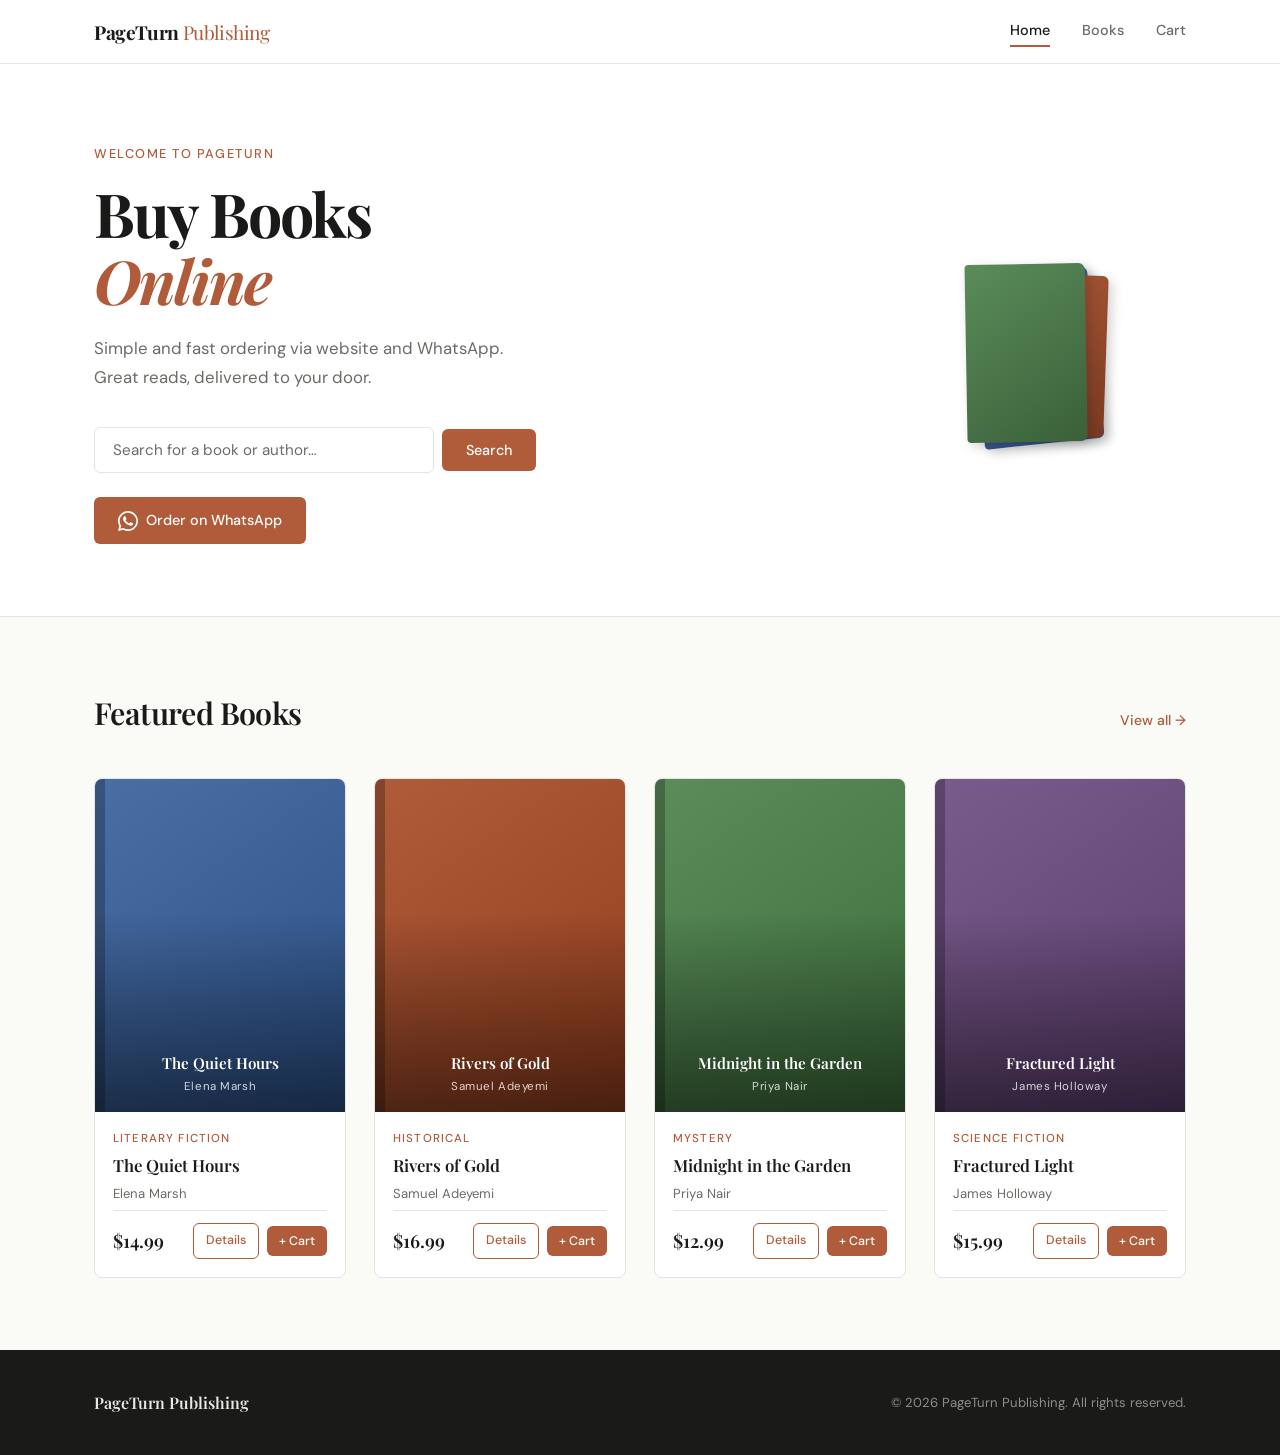
<file: index.html>
<!DOCTYPE html>
<html lang="en">
<head>
  <meta charset="UTF-8" />
  <meta name="viewport" content="width=device-width, initial-scale=1.0" />
  <title>PageTurn Publishing</title>
  <link rel="stylesheet" href="style.css" />
  <link rel="preconnect" href="https://fonts.googleapis.com" />
  <link rel="preconnect" href="https://fonts.gstatic.com" crossorigin />
  <link href="https://fonts.googleapis.com/css2?family=Playfair+Display:wght@400;600;700&family=DM+Sans:wght@300;400;500&display=swap" rel="stylesheet" />
</head>
<body>

  <!-- ============ HEADER ============ -->
  <header class="site-header">
    <div class="container header-inner">
      <a href="index.html" class="logo">PageTurn <span>Publishing</span></a>
      <nav class="nav">
        <a href="index.html" class="nav-link active">Home</a>
        <a href="books.html" class="nav-link">Books</a>
        <a href="cart.html" class="nav-link cart-nav-link">
          Cart <span class="cart-badge" id="cartBadge" style="display:none">0</span>
        </a>
        <!-- Mobile-only cart icon (desktop nav hides it via CSS) -->
        <a href="cart.html" class="nav-link nav-cart-mobile" aria-label="Cart">
          <svg width="22" height="22" viewBox="0 0 24 24" fill="none" stroke="currentColor" stroke-width="1.8" stroke-linecap="round" stroke-linejoin="round">
            <circle cx="9" cy="21" r="1"/><circle cx="20" cy="21" r="1"/>
            <path d="M1 1h4l2.68 13.39a2 2 0 0 0 2 1.61h9.72a2 2 0 0 0 2-1.61L23 6H6"/>
          </svg>
          <span class="cart-badge" id="cartBadgeMobile" style="display:none">0</span>
        </a>
      </nav>
      <!-- Mobile hamburger -->
      <button class="hamburger" id="hamburger" aria-label="Toggle menu">&#9776;</button>
    </div>
    <!-- Mobile nav drawer -->
    <div class="mobile-nav" id="mobileNav">
      <a href="index.html" class="nav-link">Home</a>
      <a href="books.html" class="nav-link">Books</a>
      <!-- <a href="cart.html" class="nav-link">Cart</a> -->
    </div>
  </header>

  <!-- ============ HERO ============ -->
  <section class="hero">
    <div class="container hero-inner">
      <div class="hero-text">
        <p class="hero-eyebrow">Welcome to PageTurn</p>
        <h1 class="hero-heading">Buy Books<br /><em>Online</em></h1>
        <p class="hero-sub">Simple and fast ordering via website and WhatsApp.<br />Great reads, delivered to your door.</p>

        <!-- Homepage search — redirects to books.html?q=... -->
        <div class="hero-search-wrap">
          <input
            type="search"
            id="heroSearch"
            class="hero-search-input"
            placeholder="Search for a book or author…"
            autocomplete="off"
            aria-label="Search books"
          />
          <button class="hero-search-btn btn btn-primary" onclick="document.getElementById('heroSearch').dispatchEvent(new KeyboardEvent('keydown',{key:'Enter',bubbles:true}))">Search</button>
        </div>

        <a href="https://wa.me/1234567890?text=Hi%2C%20I%20want%20to%20browse%20your%20books!" 
           target="_blank" class="btn btn-primary">
          <svg width="20" height="20" viewBox="0 0 24 24" fill="currentColor"><path d="M17.472 14.382c-.297-.149-1.758-.867-2.03-.967-.273-.099-.471-.148-.67.15-.197.297-.767.966-.94 1.164-.173.199-.347.223-.644.075-.297-.15-1.255-.463-2.39-1.475-.883-.788-1.48-1.761-1.653-2.059-.173-.297-.018-.458.13-.606.134-.133.298-.347.446-.52.149-.174.198-.298.298-.497.099-.198.05-.371-.025-.52-.075-.149-.669-1.612-.916-2.207-.242-.579-.487-.5-.669-.51-.173-.008-.371-.01-.57-.01-.198 0-.52.074-.792.372-.272.297-1.04 1.016-1.04 2.479 0 1.462 1.065 2.875 1.213 3.074.149.198 2.096 3.2 5.077 4.487.709.306 1.262.489 1.694.625.712.227 1.36.195 1.871.118.571-.085 1.758-.719 2.006-1.413.248-.694.248-1.289.173-1.413-.074-.124-.272-.198-.57-.347z"/><path d="M12 0C5.373 0 0 5.373 0 12c0 2.123.556 4.117 1.528 5.844L.057 23.886l6.198-1.444A11.945 11.945 0 0012 24c6.627 0 12-5.373 12-12S18.627 0 12 0zm0 22c-1.847 0-3.577-.485-5.083-1.333l-.364-.216-3.678.856.896-3.565-.237-.38A9.956 9.956 0 012 12C2 6.477 6.477 2 12 2s10 4.477 10 10-4.477 10-10 10z"/></svg>
          Order on WhatsApp
        </a>
      </div>
      <div class="hero-visual">
        <div class="hero-book-stack">
          <div class="stack-book b1"></div>
          <div class="stack-book b2"></div>
          <div class="stack-book b3"></div>
        </div>
      </div>
    </div>
  </section>

  <!-- ============ FEATURED BOOKS ============ -->
  <section class="section featured-books">
    <div class="container">
      <div class="section-header">
        <h2 class="section-title">Featured Books</h2>
        <a href="books.html" class="section-link">View all →</a>
      </div>
      <div class="books-grid" id="featuredGrid">
        <!-- Cards injected by JS -->
      </div>
    </div>
  </section>

  <!-- ============ FOOTER ============ -->
  <footer class="site-footer">
    <div class="container footer-inner">
      <p class="footer-logo">PageTurn Publishing</p>
      <p class="footer-copy">&copy; 2026 PageTurn Publishing. All rights reserved.</p>
    </div>
  </footer>

  <script src="app.js"></script>
  <script>
    // Wire homepage search (redirect approach)
    setupHomepageSearch('heroSearch');

    // Render featured books (first 4) after fetch
    fetchBooks().then(allBooks => {
      renderBooks('featuredGrid', allBooks.slice(0, 4));
    });
  </script>
</body>
</html>
</file>
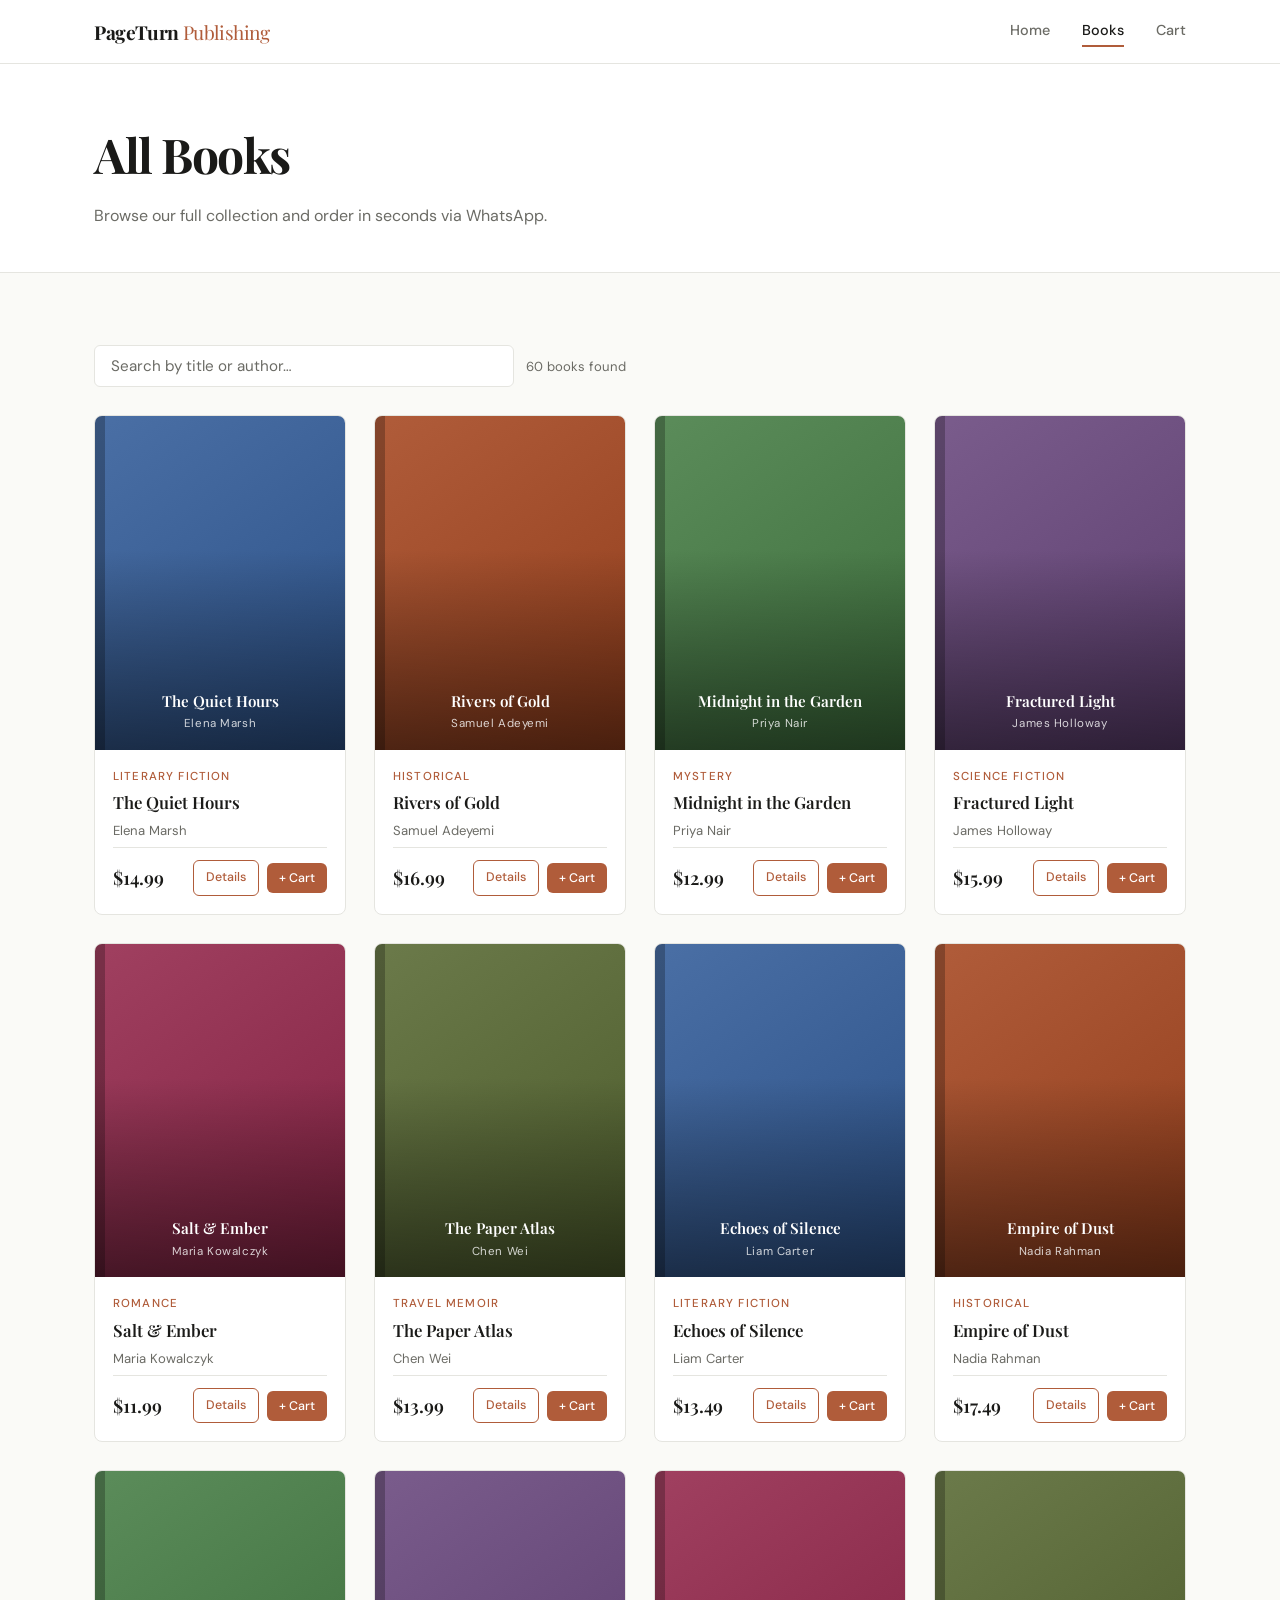
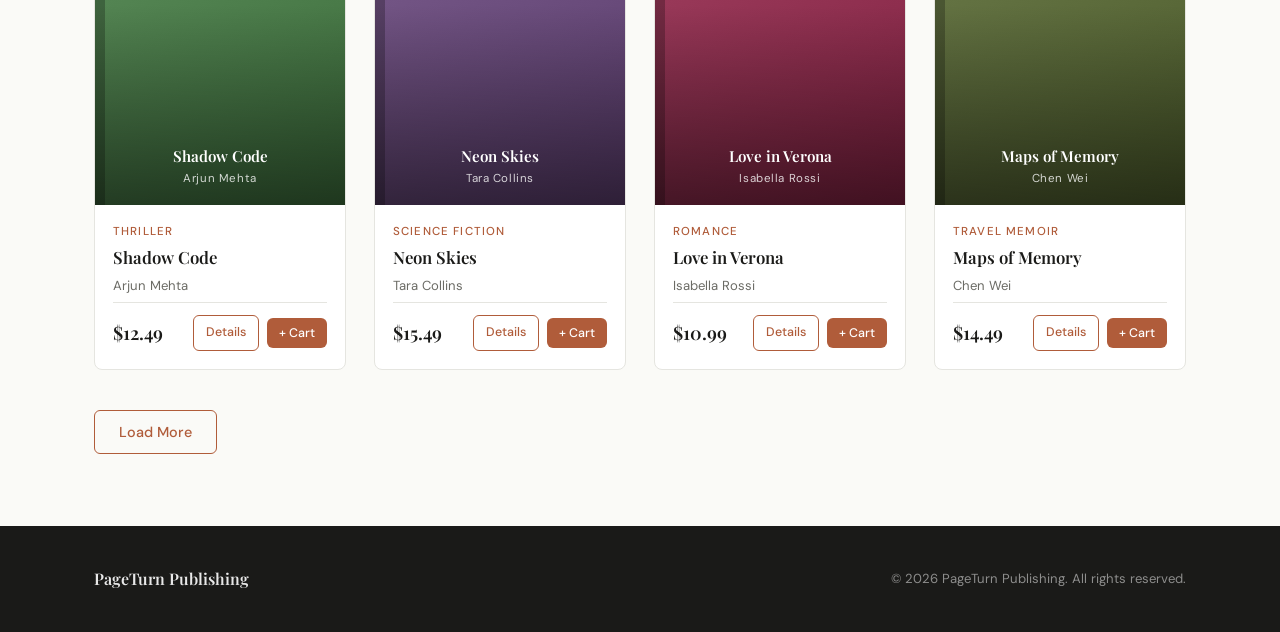
<file: books.html>
<!DOCTYPE html>
<html lang="en">
<head>
  <meta charset="UTF-8" />
  <meta name="viewport" content="width=device-width, initial-scale=1.0" />
  <title>All Books — PageTurn Publishing</title>
  <link rel="stylesheet" href="style.css" />
  <link rel="preconnect" href="https://fonts.googleapis.com" />
  <link rel="preconnect" href="https://fonts.gstatic.com" crossorigin />
  <link href="https://fonts.googleapis.com/css2?family=Playfair+Display:wght@400;600;700&family=DM+Sans:wght@300;400;500&display=swap" rel="stylesheet" />
</head>
<body>

  <!-- ============ HEADER ============ -->
  <header class="site-header">
    <div class="container header-inner">
      <a href="index.html" class="logo">PageTurn <span>Publishing</span></a>
      <nav class="nav">
        <a href="index.html" class="nav-link">Home</a>
        <a href="books.html" class="nav-link active">Books</a>
        <a href="cart.html" class="nav-link cart-nav-link">
          Cart <span class="cart-badge" id="cartBadge" style="display:none">0</span>
        </a>
        <a href="cart.html" class="nav-link nav-cart-mobile" aria-label="Cart">
          <svg width="22" height="22" viewBox="0 0 24 24" fill="none" stroke="currentColor" stroke-width="1.8" stroke-linecap="round" stroke-linejoin="round">
            <circle cx="9" cy="21" r="1"/><circle cx="20" cy="21" r="1"/>
            <path d="M1 1h4l2.68 13.39a2 2 0 0 0 2 1.61h9.72a2 2 0 0 0 2-1.61L23 6H6"/>
          </svg>
          <span class="cart-badge" id="cartBadgeMobile" style="display:none">0</span>
        </a>
      </nav>
      <button class="hamburger" id="hamburger" aria-label="Toggle menu">&#9776;</button>
    </div>
    <div class="mobile-nav" id="mobileNav">
      <a href="index.html" class="nav-link">Home</a>
      <a href="books.html" class="nav-link">Books</a>
      <!-- <a href="cart.html" class="nav-link">Cart</a> -->
    </div>
  </header>

  <!-- ============ PAGE HERO ============ -->
  <section class="page-hero">
    <div class="container">
      <h1 class="page-title">All Books</h1>
      <p class="page-subtitle">Browse our full collection and order in seconds via WhatsApp.</p>
    </div>
  </section>

  <!-- ============ BOOKS GRID ============ -->
  <section class="section">
    <div class="container">

      <!-- Search -->
      <div class="books-search-wrap">
        <input
          type="search"
          id="bookSearch"
          class="books-search-input"
          placeholder="Search by title or author…"
          autocomplete="off"
        />
        <span class="books-result-count" id="booksResultCount"></span>
      </div>

      <!-- Grid -->
      <div class="books-grid" id="allBooksGrid"></div>

      <!-- Empty state -->
      <p class="books-empty-msg" id="booksEmptyMsg" style="display:none">
        No books found. Try a different search.
      </p>

      <!-- Load More -->
      <div class="load-more-wrap">
        <button class="btn btn-outline" id="loadMoreBtn" style="display:none">
          Load More
        </button>
      </div>

    </div>
  </section>

  <!-- ============ FOOTER ============ -->
  <footer class="site-footer">
    <div class="container footer-inner">
      <p class="footer-logo">PageTurn Publishing</p>
      <p class="footer-copy">&copy; 2026 PageTurn Publishing. All rights reserved.</p>
    </div>
  </footer>

  <script src="app.js"></script>
  <script>
    setupBooksPage('bookSearch', 'allBooksGrid', 'loadMoreBtn', 'booksEmptyMsg', 'booksResultCount');
  </script>
</body>
</html>
</file>
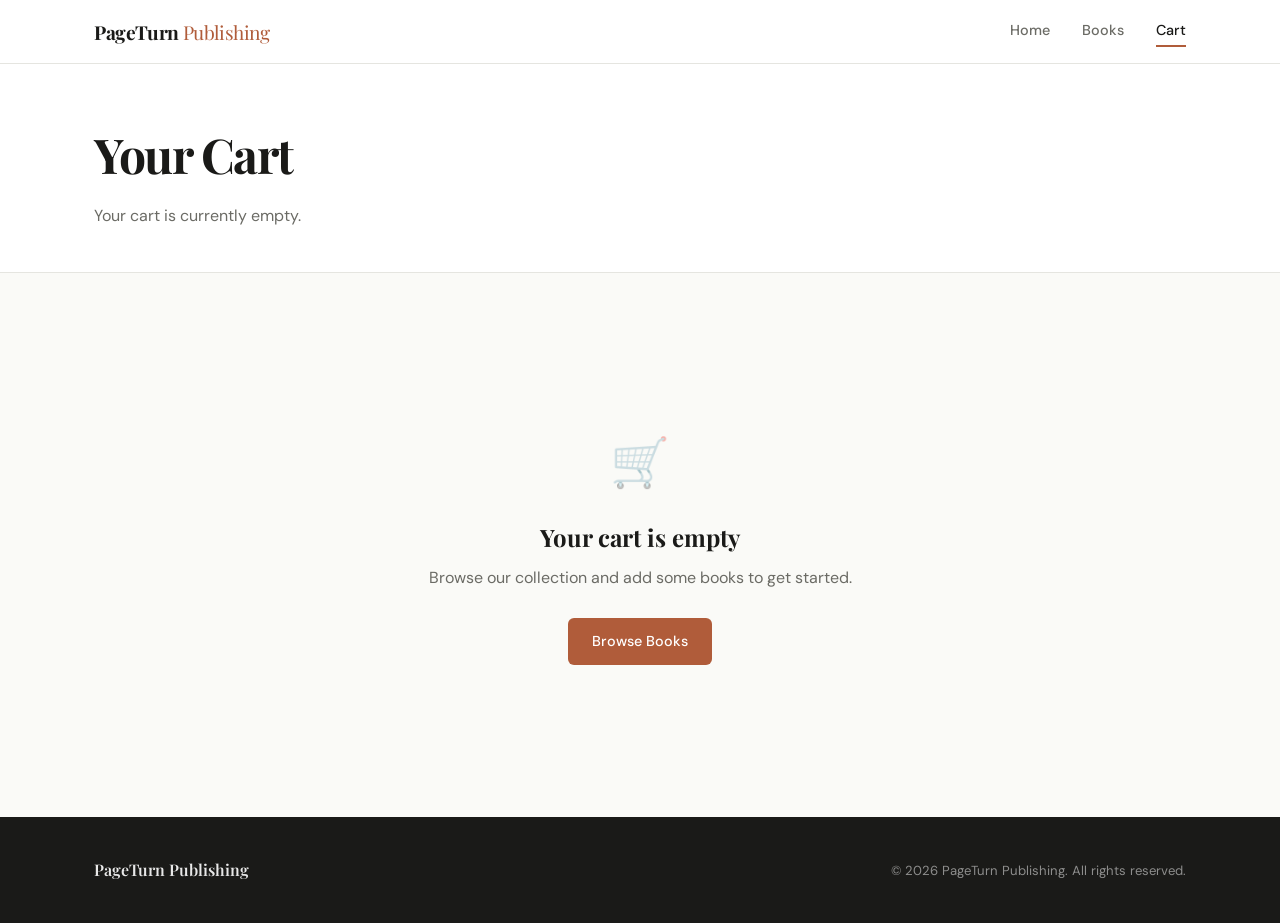
<file: cart.html>
<!DOCTYPE html>
<html lang="en">
<head>
  <meta charset="UTF-8" />
  <meta name="viewport" content="width=device-width, initial-scale=1.0" />
  <title>Your Cart — PageTurn Publishing</title>
  <link rel="stylesheet" href="style.css" />
  <link rel="preconnect" href="https://fonts.googleapis.com" />
  <link rel="preconnect" href="https://fonts.gstatic.com" crossorigin />
  <link href="https://fonts.googleapis.com/css2?family=Playfair+Display:wght@400;600;700&family=DM+Sans:wght@300;400;500&display=swap" rel="stylesheet" />
</head>
<body>

  <!-- ============ HEADER ============ -->
  <header class="site-header">
    <div class="container header-inner">
      <a href="index.html" class="logo">PageTurn <span>Publishing</span></a>
      <nav class="nav">
        <a href="index.html" class="nav-link">Home</a>
        <a href="books.html" class="nav-link">Books</a>
        <a href="cart.html" class="nav-link active cart-nav-link">
          Cart <span class="cart-badge" id="cartBadge" style="display:none">0</span>
        </a>
        <a href="cart.html" class="nav-link nav-cart-mobile active" aria-label="Cart">
          <svg width="22" height="22" viewBox="0 0 24 24" fill="none" stroke="currentColor" stroke-width="1.8" stroke-linecap="round" stroke-linejoin="round">
            <circle cx="9" cy="21" r="1"/><circle cx="20" cy="21" r="1"/>
            <path d="M1 1h4l2.68 13.39a2 2 0 0 0 2 1.61h9.72a2 2 0 0 0 2-1.61L23 6H6"/>
          </svg>
          <span class="cart-badge" id="cartBadgeMobile" style="display:none">0</span>
        </a>
      </nav>
      <button class="hamburger" id="hamburger" aria-label="Toggle menu">&#9776;</button>
    </div>
    <div class="mobile-nav" id="mobileNav">
      <a href="index.html" class="nav-link">Home</a>
      <a href="books.html" class="nav-link">Books</a>
      <!-- <a href="cart.html" class="nav-link">Cart</a> -->
    </div>
  </header>

  <!-- ============ PAGE HERO ============ -->
  <section class="page-hero">
    <div class="container">
      <h1 class="page-title">Your Cart</h1>
      <p class="page-subtitle" id="cartSubtitle">Review your selected books before ordering.</p>
    </div>
  </section>

  <!-- ============ CART CONTENT ============ -->
  <section class="section">
    <div class="container">
      <!-- Empty state (shown when cart is empty) -->
      <div class="cart-empty" id="cartEmpty" style="display:none">
        <div class="cart-empty-icon">🛒</div>
        <h2>Your cart is empty</h2>
        <p>Browse our collection and add some books to get started.</p>
        <a href="books.html" class="btn btn-primary">Browse Books</a>
      </div>

      <!-- Cart layout (shown when cart has items) -->
      <div class="cart-layout" id="cartLayout" style="display:none">

        <!-- Left: items list -->
        <div>
          <div class="cart-items" id="cartItemsList"></div>
          <div style="margin-top:20px">
            <a href="books.html" class="back-link">← Continue Shopping</a>
          </div>
        </div>

        <!-- Right: order summary -->
        <div class="cart-summary" id="cartSummary">
          <h2 class="cart-summary-title">Order Summary</h2>
          <div id="summaryRows"></div>
          <div class="summary-row total">
            <span>Grand Total</span>
            <span id="grandTotal">$0.00</span>
          </div>

          <!-- WhatsApp checkout button -->
          <button class="btn btn-primary btn-large" onclick="checkoutWhatsApp()">
            <svg width="20" height="20" viewBox="0 0 24 24" fill="currentColor">
              <path d="M17.472 14.382c-.297-.149-1.758-.867-2.03-.967-.273-.099-.471-.148-.67.15-.197.297-.767.966-.94 1.164-.173.199-.347.223-.644.075-.297-.15-1.255-.463-2.39-1.475-.883-.788-1.48-1.761-1.653-2.059-.173-.297-.018-.458.13-.606.134-.133.298-.347.446-.52.149-.174.198-.298.298-.497.099-.198.05-.371-.025-.52-.075-.149-.669-1.612-.916-2.207-.242-.579-.487-.5-.669-.51-.173-.008-.371-.01-.57-.01-.198 0-.52.074-.792.372-.272.297-1.04 1.016-1.04 2.479 0 1.462 1.065 2.875 1.213 3.074.149.198 2.096 3.2 5.077 4.487.709.306 1.262.489 1.694.625.712.227 1.36.195 1.871.118.571-.085 1.758-.719 2.006-1.413.248-.694.248-1.289.173-1.413-.074-.124-.272-.198-.57-.347z"/>
              <path d="M12 0C5.373 0 0 5.373 0 12c0 2.123.556 4.117 1.528 5.844L.057 23.886l6.198-1.444A11.945 11.945 0 0012 24c6.627 0 12-5.373 12-12S18.627 0 12 0zm0 22c-1.847 0-3.577-.485-5.083-1.333l-.364-.216-3.678.856.896-3.565-.237-.38A9.956 9.956 0 012 12C2 6.477 6.477 2 12 2s10 4.477 10 10-4.477 10-10 10z"/>
            </svg>
            Order on WhatsApp
          </button>

          <p style="font-size:0.78rem;color:var(--color-muted);margin-top:12px;text-align:center">
            A pre-filled message will open in WhatsApp.
          </p>
        </div>
      </div>
    </div>
  </section>

  <!-- ============ FOOTER ============ -->
  <footer class="site-footer">
    <div class="container footer-inner">
      <p class="footer-logo">PageTurn Publishing</p>
      <p class="footer-copy">&copy; 2026 PageTurn Publishing. All rights reserved.</p>
    </div>
  </footer>

  <script src="app.js"></script>
  <script>
    // ── Render the cart page ──
    function renderCart() {
      const cart = getCart();
      const emptyEl   = document.getElementById('cartEmpty');
      const layoutEl  = document.getElementById('cartLayout');
      const listEl    = document.getElementById('cartItemsList');
      const rowsEl    = document.getElementById('summaryRows');
      const totalEl   = document.getElementById('grandTotal');
      const subtitleEl = document.getElementById('cartSubtitle');

      if (cart.length === 0) {
        emptyEl.style.display  = 'block';
        layoutEl.style.display = 'none';
        subtitleEl.textContent = 'Your cart is currently empty.';
        return;
      }

      emptyEl.style.display  = 'none';
      layoutEl.style.display = 'grid';
      subtitleEl.textContent = `You have ${cart.reduce((s,i)=>s+i.qty,0)} item(s) in your cart.`;

      // Render item rows
      listEl.innerHTML = cart.map(item => `
        <div class="cart-item" id="item-${item.id}">
          <div class="cart-item-info">
            <div class="cart-item-title">${item.title}</div>
            <div class="cart-item-price-unit">$${item.price.toFixed(2)} each</div>
          </div>
          <div class="cart-item-subtotal">$${(item.price * item.qty).toFixed(2)}</div>
          <div class="qty-stepper">
            <button class="qty-btn" onclick="changeQty(${item.id}, -1)" aria-label="Decrease">−</button>
            <span class="qty-value">${item.qty}</span>
            <button class="qty-btn" onclick="changeQty(${item.id}, +1)" aria-label="Increase">+</button>
          </div>
          <button class="cart-item-remove" onclick="removeItem(${item.id})" aria-label="Remove item" title="Remove">✕</button>
        </div>
      `).join('');

      // Render summary rows
      const grandTotal = cart.reduce((sum, item) => sum + item.price * item.qty, 0);
      rowsEl.innerHTML = cart.map(item => `
        <div class="summary-row">
          <span>${item.title} × ${item.qty}</span>
          <span>$${(item.price * item.qty).toFixed(2)}</span>
        </div>
      `).join('');

      totalEl.textContent = '$' + grandTotal.toFixed(2);
      updateCartBadge();
    }

    // Qty change handler
    function changeQty(bookId, delta) {
      updateQty(bookId, delta);
      renderCart();
    }

    // Remove handler
    function removeItem(bookId) {
      removeFromCart(bookId);
      renderCart();
    }

    // ── WhatsApp checkout ──
    function checkoutWhatsApp() {
      const cart = getCart();
      if (cart.length === 0) return;

      // Build message lines
      const lines = cart.map((item, i) =>
        `${i + 1}. ${item.title} - ${item.qty} x $${item.price.toFixed(2)}`
      );
      const grandTotal = cart.reduce((sum, item) => sum + item.price * item.qty, 0);

      const message = [
        'I want to order:',
        '',
        ...lines,
        '',
        `Total: $${grandTotal.toFixed(2)}`,
        '',
        'Name:',
        'Address:',
        'Phone:',
      ].join('\n');

      // Open WhatsApp — replace 1234567890 with real number
      const url = `https://wa.me/1234567890?text=${encodeURIComponent(message)}`;
      window.open(url, '_blank');
    }

    // Initial render
    renderCart();
  </script>
</body>
</html>
</file>
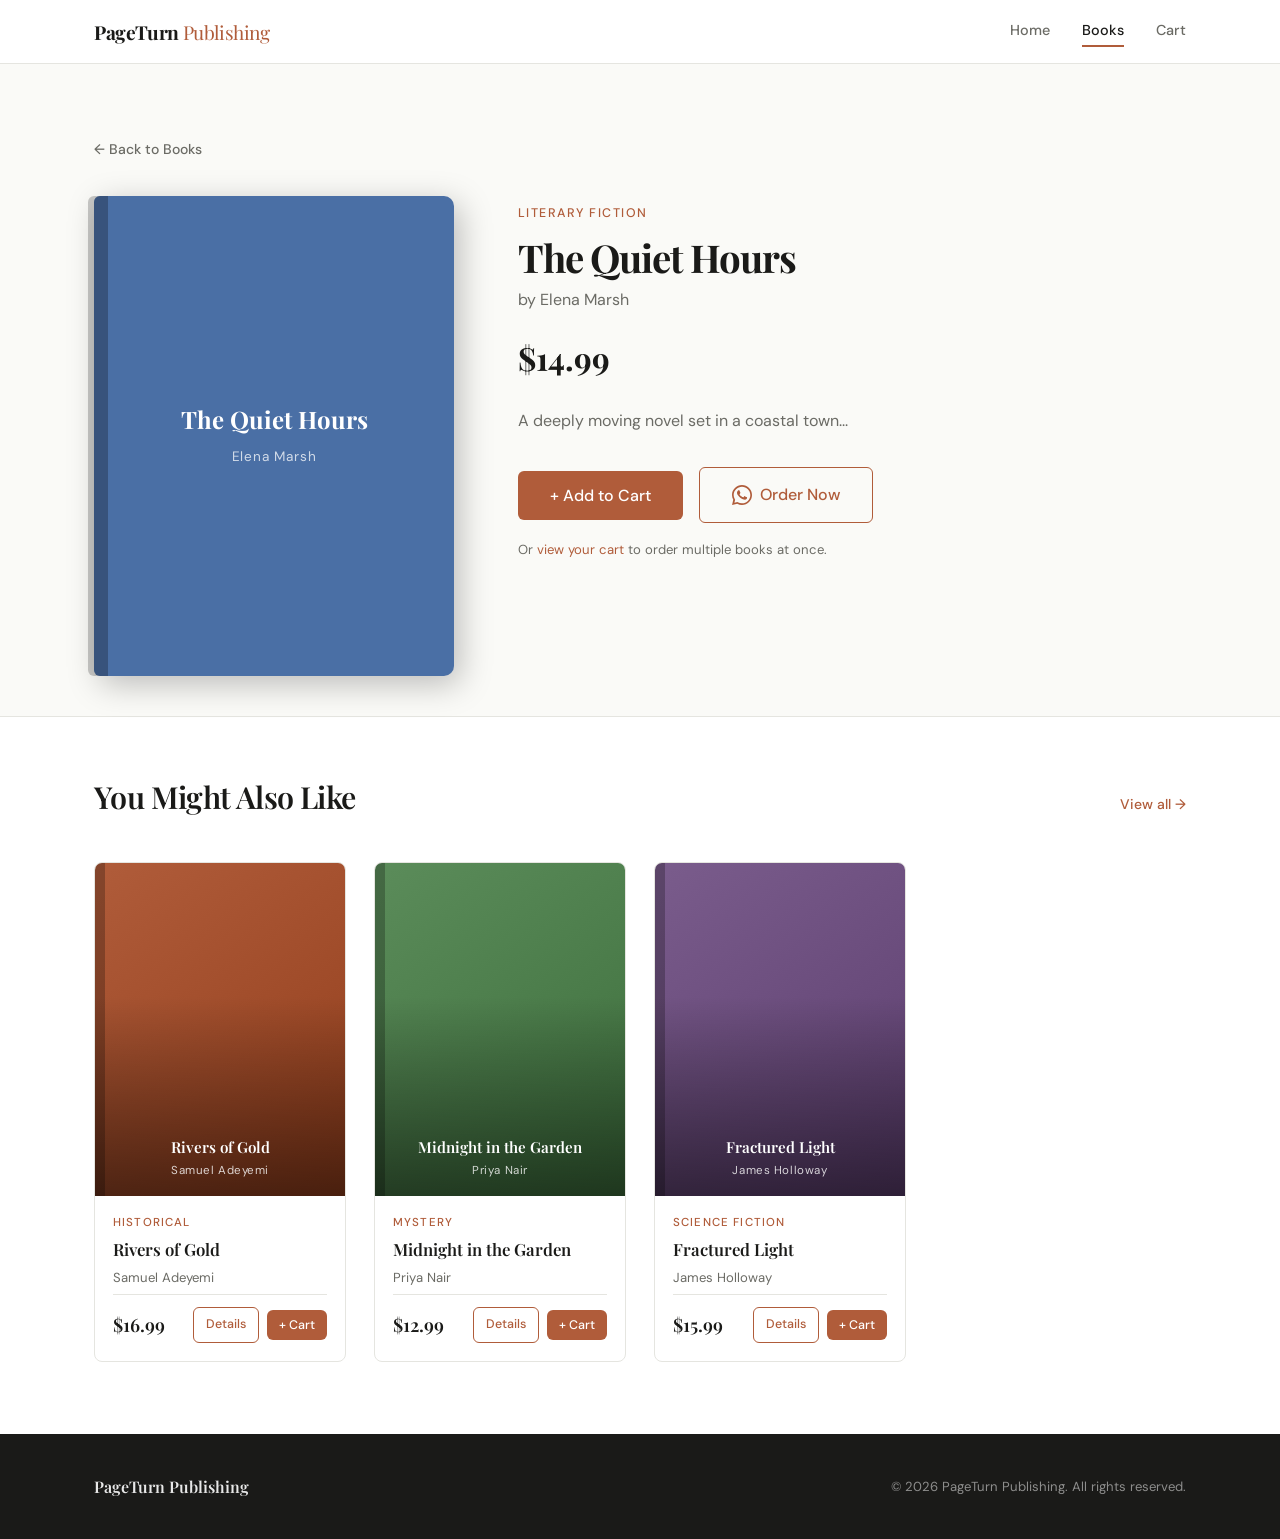
<file: product.html>
<!DOCTYPE html>
<html lang="en">
<head>
  <meta charset="UTF-8" />
  <meta name="viewport" content="width=device-width, initial-scale=1.0" />
  <title>Book Details — PageTurn Publishing</title>
  <link rel="stylesheet" href="style.css" />
  <link rel="preconnect" href="https://fonts.googleapis.com" />
  <link rel="preconnect" href="https://fonts.gstatic.com" crossorigin />
  <link href="https://fonts.googleapis.com/css2?family=Playfair+Display:wght@400;600;700&family=DM+Sans:wght@300;400;500&display=swap" rel="stylesheet" />
</head>
<body>

  <!-- ============ HEADER ============ -->
  <header class="site-header">
    <div class="container header-inner">
      <a href="index.html" class="logo">PageTurn <span>Publishing</span></a>
      <nav class="nav">
        <a href="index.html" class="nav-link">Home</a>
        <a href="books.html" class="nav-link active">Books</a>
        <a href="cart.html" class="nav-link cart-nav-link">
          Cart <span class="cart-badge" id="cartBadge" style="display:none">0</span>
        </a>
        <a href="cart.html" class="nav-link nav-cart-mobile" aria-label="Cart">
          <svg width="22" height="22" viewBox="0 0 24 24" fill="none" stroke="currentColor" stroke-width="1.8" stroke-linecap="round" stroke-linejoin="round">
            <circle cx="9" cy="21" r="1"/><circle cx="20" cy="21" r="1"/>
            <path d="M1 1h4l2.68 13.39a2 2 0 0 0 2 1.61h9.72a2 2 0 0 0 2-1.61L23 6H6"/>
          </svg>
          <span class="cart-badge" id="cartBadgeMobile" style="display:none">0</span>
        </a>
      </nav>
      <button class="hamburger" id="hamburger" aria-label="Toggle menu">&#9776;</button>
    </div>
    <div class="mobile-nav" id="mobileNav">
      <a href="index.html" class="nav-link">Home</a>
      <a href="books.html" class="nav-link">Books</a>
      <!-- <a href="cart.html" class="nav-link">Cart</a> -->
    </div>
  </header>

  <!-- ============ PRODUCT PAGE ============ -->
  <section class="section product-section">
    <div class="container">
      <a href="books.html" class="back-link">← Back to Books</a>
      <div class="product-layout" id="productLayout">
        <!-- Injected by JS -->
      </div>
    </div>
  </section>

  <!-- ============ RELATED SECTION ============ -->
  <section class="section related-section">
    <div class="container">
      <div class="section-header">
        <h2 class="section-title">You Might Also Like</h2>
        <a href="books.html" class="section-link">View all →</a>
      </div>
      <div class="books-grid" id="relatedGrid">
        <!-- Injected by JS -->
      </div>
    </div>
  </section>

  <!-- ============ FOOTER ============ -->
  <footer class="site-footer">
    <div class="container footer-inner">
      <p class="footer-logo">PageTurn Publishing</p>
      <p class="footer-copy">&copy; 2026 PageTurn Publishing. All rights reserved.</p>
    </div>
  </footer>

  <script src="app.js"></script>
  <script>
    (async () => {
      const allBooks = await fetchBooks();

      // Get book id from URL: product.html?id=1
      const params = new URLSearchParams(window.location.search);
      const bookId = parseInt(params.get('id')) || 1;
      const book   = allBooks.find(b => b.id === bookId) || allBooks[0];

      if (!book) return; // JSON failed to load — nothing to render

      // Update page title
      document.title = book.title + ' — PageTurn Publishing';

      // Render product detail
      const layout = document.getElementById('productLayout');
      layout.innerHTML = `
        <div class="product-image-wrap">
          <div class="product-cover" style="background:${book.color}">
            <span class="product-cover-title">${book.title}</span>
            <span class="product-cover-author">${book.author}</span>
          </div>
        </div>
        <div class="product-details">
          <p class="product-genre">${book.genre}</p>
          <h1 class="product-title">${book.title}</h1>
          <p class="product-author">by ${book.author}</p>
          <p class="product-price">$${book.price.toFixed(2)}</p>
          <p class="product-description">${book.description}</p>
          <div class="product-btn-row">
            <button class="btn btn-primary btn-large" onclick="addToCart(${book.id}); updateCartBadge();">
              + Add to Cart
            </button>
            <a href="https://wa.me/1234567890?text=Hi%2C%20I%20want%20to%20order%3A%20${encodeURIComponent(book.title)}"
               target="_blank" class="btn btn-outline btn-large">
              <svg width="20" height="20" viewBox="0 0 24 24" fill="currentColor"><path d="M17.472 14.382c-.297-.149-1.758-.867-2.03-.967-.273-.099-.471-.148-.67.15-.197.297-.767.966-.94 1.164-.173.199-.347.223-.644.075-.297-.15-1.255-.463-2.39-1.475-.883-.788-1.48-1.761-1.653-2.059-.173-.297-.018-.458.13-.606.134-.133.298-.347.446-.52.149-.174.198-.298.298-.497.099-.198.05-.371-.025-.52-.075-.149-.669-1.612-.916-2.207-.242-.579-.487-.5-.669-.51-.173-.008-.371-.01-.57-.01-.198 0-.52.074-.792.372-.272.297-1.04 1.016-1.04 2.479 0 1.462 1.065 2.875 1.213 3.074.149.198 2.096 3.2 5.077 4.487.709.306 1.262.489 1.694.625.712.227 1.36.195 1.871.118.571-.085 1.758-.719 2.006-1.413.248-.694.248-1.289.173-1.413-.074-.124-.272-.198-.57-.347z"/><path d="M12 0C5.373 0 0 5.373 0 12c0 2.123.556 4.117 1.528 5.844L.057 23.886l6.198-1.444A11.945 11.945 0 0012 24c6.627 0 12-5.373 12-12S18.627 0 12 0zm0 22c-1.847 0-3.577-.485-5.083-1.333l-.364-.216-3.678.856.896-3.565-.237-.38A9.956 9.956 0 012 12C2 6.477 6.477 2 12 2s10 4.477 10 10-4.477 10-10 10z"/></svg>
              Order Now
            </a>
          </div>
          <p class="product-note">Or <a href="cart.html" style="color:var(--color-accent)">view your cart</a> to order multiple books at once.</p>
        </div>
      `;

      // Render related books (exclude current, max 3)
      const related = allBooks.filter(b => b.id !== bookId).slice(0, 3);
      renderBooks('relatedGrid', related);
    })();
  </script>
</body>
</html>
</file>
<file: style.css>
/* ============================================
   PageTurn Publishing — Main Stylesheet
   Aesthetic: Clean editorial / literary
   ============================================ */

/* ---------- CSS Variables ---------- */
:root {
  --color-bg:        #FAFAF7;
  --color-surface:   #FFFFFF;
  --color-accent:    #B05C3A;       /* warm terracotta */
  --color-accent-lt: #F3E8E2;
  --color-text:      #1A1A18;
  --color-muted:     #6B6B65;
  --color-border:    #E5E5E0;
  --color-header-bg: #FFFFFF;

  --font-display:    'Playfair Display', Georgia, serif;
  --font-body:       'DM Sans', system-ui, sans-serif;

  --radius-card:     8px;
  --radius-btn:      6px;
  --shadow-card:     0 2px 12px rgba(0,0,0,0.07);
  --shadow-hover:    0 6px 24px rgba(0,0,0,0.12);

  --max-width:       1140px;
  --header-h:        64px;
}

/* ---------- Reset ---------- */
*, *::before, *::after { box-sizing: border-box; margin: 0; padding: 0; }
html { scroll-behavior: smooth; }
body {
  font-family: var(--font-body);
  background: var(--color-bg);
  color: var(--color-text);
  font-size: 16px;
  line-height: 1.6;
  -webkit-font-smoothing: antialiased;
}
a { text-decoration: none; color: inherit; }
img { display: block; max-width: 100%; }

/* ---------- Container ---------- */
.container {
  width: 100%;
  max-width: var(--max-width);
  margin: 0 auto;
  padding: 0 24px;
}

/* ---------- Section ---------- */
.section {
  padding: 72px 0;
}

/* ============================================
   HEADER
   ============================================ */
.site-header {
  position: sticky;
  top: 0;
  z-index: 100;
  background: var(--color-header-bg);
  border-bottom: 1px solid var(--color-border);
  height: var(--header-h);
}

.header-inner {
  height: var(--header-h);
  display: flex;
  align-items: center;
  justify-content: space-between;
}

/* Logo */
.logo {
  font-family: var(--font-display);
  font-size: 1.2rem;
  font-weight: 700;
  color: var(--color-text);
  letter-spacing: -0.02em;
}
.logo span {
  color: var(--color-accent);
  font-weight: 400;
}

/* Nav */
.nav {
  display: flex;
  align-items: center;
  gap: 32px;
}
.nav-link {
  font-size: 0.9rem;
  font-weight: 500;
  color: var(--color-muted);
  transition: color 0.2s;
  position: relative;
  padding-bottom: 2px;
}
.nav-link::after {
  content: '';
  position: absolute;
  bottom: -2px; left: 0;
  width: 0; height: 2px;
  background: var(--color-accent);
  transition: width 0.25s ease;
}
.nav-link:hover,
.nav-link.active {
  color: var(--color-text);
}
.nav-link:hover::after,
.nav-link.active::after {
  width: 100%;
}

/* Hamburger (mobile) */
.hamburger {
  display: none;
  background: none;
  border: none;
  font-size: 1.5rem;
  cursor: pointer;
  color: var(--color-text);
  padding: 4px;
}

/* Mobile nav drawer */
.mobile-nav {
  display: none;
  flex-direction: column;
  background: var(--color-surface);
  border-bottom: 1px solid var(--color-border);
  padding: 16px 24px 20px;
  gap: 16px;
}
.mobile-nav .nav-link {
  font-size: 1rem;
}
.mobile-nav.open {
  display: flex;
}

/* ============================================
   BUTTONS
   ============================================ */
.btn {
  display: inline-flex;
  align-items: center;
  gap: 8px;
  padding: 12px 24px;
  border-radius: var(--radius-btn);
  font-family: var(--font-body);
  font-size: 0.9rem;
  font-weight: 500;
  cursor: pointer;
  border: none;
  transition: background 0.2s, transform 0.15s, box-shadow 0.2s;
}
.btn:active { transform: translateY(1px); }

.btn-primary {
  background: var(--color-accent);
  color: #fff;
}
.btn-primary:hover {
  background: #9A4F31;
  box-shadow: 0 4px 16px rgba(176, 92, 58, 0.35);
}

.btn-outline {
  background: transparent;
  color: var(--color-accent);
  border: 1.5px solid var(--color-accent);
}
.btn-outline:hover {
  background: var(--color-accent-lt);
}

.btn-large {
  padding: 14px 32px;
  font-size: 1rem;
}

/* ============================================
   HERO
   ============================================ */
.hero {
  background: var(--color-surface);
  padding: 80px 0 72px;
  border-bottom: 1px solid var(--color-border);
  overflow: hidden;
}

.hero-inner {
  display: flex;
  align-items: center;
  gap: 64px;
}

.hero-text {
  flex: 1;
  min-width: 0;
}

.hero-eyebrow {
  font-size: 0.8rem;
  font-weight: 500;
  text-transform: uppercase;
  letter-spacing: 0.12em;
  color: var(--color-accent);
  margin-bottom: 16px;
}

.hero-heading {
  font-family: var(--font-display);
  font-size: clamp(2.4rem, 5vw, 3.8rem);
  font-weight: 700;
  line-height: 1.1;
  letter-spacing: -0.03em;
  color: var(--color-text);
  margin-bottom: 20px;
}
.hero-heading em {
  font-style: italic;
  color: var(--color-accent);
}

.hero-sub {
  font-size: 1.05rem;
  color: var(--color-muted);
  line-height: 1.7;
  margin-bottom: 36px;
  max-width: 420px;
}

/* Decorative book stack (CSS only) */
.hero-visual {
  flex: 0 0 300px;
  display: flex;
  justify-content: center;
  align-items: flex-end;
}

.hero-book-stack {
  position: relative;
  width: 160px;
  height: 200px;
}

.stack-book {
  position: absolute;
  border-radius: 4px 6px 6px 4px;
  box-shadow: 4px 4px 12px rgba(0,0,0,0.18);
}
.b1 {
  width: 120px; height: 172px;
  background: linear-gradient(145deg, #4A6FA5, #2D4A7A);
  bottom: 0; left: 20px;
  transform: rotate(-6deg);
}
.b2 {
  width: 120px; height: 162px;
  background: linear-gradient(145deg, #B05C3A, #7A3A22);
  bottom: 8px; left: 30px;
  transform: rotate(2deg);
}
.b3 {
  width: 120px; height: 178px;
  background: linear-gradient(145deg, #5B8C5A, #3A6039);
  bottom: 2px; left: 10px;
  transform: rotate(-1deg);
}

/* ============================================
   SECTION HEADER
   ============================================ */
.section-header {
  display: flex;
  align-items: baseline;
  justify-content: space-between;
  margin-bottom: 40px;
}

.section-title {
  font-family: var(--font-display);
  font-size: 1.9rem;
  font-weight: 600;
  letter-spacing: -0.02em;
}

.section-link {
  font-size: 0.875rem;
  font-weight: 500;
  color: var(--color-accent);
  transition: opacity 0.2s;
}
.section-link:hover { opacity: 0.7; }

/* ============================================
   BOOK CARDS GRID
   ============================================ */
.books-grid {
  display: grid;
  grid-template-columns: repeat(auto-fill, minmax(230px, 1fr));
  gap: 28px;
}

/* Card */
.book-card {
  background: var(--color-surface);
  border: 1px solid var(--color-border);
  border-radius: var(--radius-card);
  overflow: hidden;
  display: flex;
  flex-direction: column;
  transition: transform 0.22s, box-shadow 0.22s;
  cursor: pointer;
}
.book-card:hover {
  transform: translateY(-4px);
  box-shadow: var(--shadow-hover);
}

/* Cover */
.card-cover {
  width: 100%;
  aspect-ratio: 3 / 4;
  display: flex;
  flex-direction: column;
  align-items: center;
  justify-content: flex-end;
  padding: 20px 16px 16px;
  position: relative;
  overflow: hidden;
}
.card-cover::after {
  content: '';
  position: absolute;
  inset: 0;
  background: linear-gradient(to top, rgba(0,0,0,0.5) 0%, transparent 60%);
}

.cover-spine {
  position: absolute;
  left: 0; top: 0; bottom: 0;
  width: 10px;
  background: rgba(0,0,0,0.25);
}

.cover-text {
  position: relative;
  z-index: 1;
  text-align: center;
}
.cover-book-title {
  display: block;
  font-family: var(--font-display);
  font-size: 0.95rem;
  font-weight: 600;
  color: #fff;
  line-height: 1.3;
  margin-bottom: 4px;
}
.cover-book-author {
  display: block;
  font-size: 0.72rem;
  color: rgba(255,255,255,0.8);
  letter-spacing: 0.05em;
}

/* Card body */
.card-body {
  padding: 18px;
  flex: 1;
  display: flex;
  flex-direction: column;
  gap: 6px;
}
.card-genre {
  font-size: 0.72rem;
  font-weight: 500;
  text-transform: uppercase;
  letter-spacing: 0.1em;
  color: var(--color-accent);
}
.card-title {
  font-family: var(--font-display);
  font-size: 1.05rem;
  font-weight: 600;
  line-height: 1.3;
  color: var(--color-text);
}
.card-author {
  font-size: 0.82rem;
  color: var(--color-muted);
}
.card-footer {
  display: flex;
  align-items: center;
  justify-content: space-between;
  margin-top: auto;
  padding-top: 12px;
  border-top: 1px solid var(--color-border);
}
.card-price {
  font-family: var(--font-display);
  font-size: 1.15rem;
  font-weight: 600;
  color: var(--color-text);
}

/* ============================================
   PAGE HERO (inner pages)
   ============================================ */
.page-hero {
  background: var(--color-surface);
  border-bottom: 1px solid var(--color-border);
  padding: 52px 0 44px;
}
.page-title {
  font-family: var(--font-display);
  font-size: clamp(2rem, 4vw, 3rem);
  font-weight: 700;
  letter-spacing: -0.03em;
  margin-bottom: 10px;
}
.page-subtitle {
  font-size: 1rem;
  color: var(--color-muted);
  max-width: 480px;
}

/* ============================================
   PRODUCT PAGE
   ============================================ */
.product-section { padding-bottom: 40px; }

.back-link {
  display: inline-block;
  font-size: 0.875rem;
  font-weight: 500;
  color: var(--color-muted);
  margin-bottom: 36px;
  transition: color 0.2s;
}
.back-link:hover { color: var(--color-accent); }

.product-layout {
  display: grid;
  grid-template-columns: 360px 1fr;
  gap: 64px;
  align-items: start;
}

.product-image-wrap {
  position: sticky;
  top: calc(var(--header-h) + 24px);
}

.product-cover {
  width: 100%;
  aspect-ratio: 3 / 4;
  border-radius: 6px 10px 10px 6px;
  display: flex;
  flex-direction: column;
  align-items: center;
  justify-content: center;
  gap: 12px;
  padding: 32px;
  text-align: center;
  box-shadow: -6px 0 0 rgba(0,0,0,0.2), 6px 8px 32px rgba(0,0,0,0.25);
  position: relative;
}
.product-cover::before {
  content: '';
  position: absolute;
  left: 0; top: 0; bottom: 0;
  width: 14px;
  background: rgba(0,0,0,0.25);
  border-radius: 6px 0 0 6px;
}
.product-cover-title {
  font-family: var(--font-display);
  font-size: 1.5rem;
  font-weight: 700;
  color: #fff;
  line-height: 1.2;
  position: relative;
  z-index: 1;
}
.product-cover-author {
  font-size: 0.85rem;
  color: rgba(255,255,255,0.75);
  letter-spacing: 0.06em;
  position: relative;
  z-index: 1;
}

.product-details { padding-top: 8px; }
.product-genre {
  font-size: 0.78rem;
  font-weight: 500;
  text-transform: uppercase;
  letter-spacing: 0.12em;
  color: var(--color-accent);
  margin-bottom: 12px;
}
.product-title {
  font-family: var(--font-display);
  font-size: clamp(1.8rem, 3vw, 2.6rem);
  font-weight: 700;
  letter-spacing: -0.03em;
  line-height: 1.1;
  margin-bottom: 8px;
}
.product-author {
  font-size: 1rem;
  color: var(--color-muted);
  margin-bottom: 20px;
}
.product-price {
  font-family: var(--font-display);
  font-size: 2rem;
  font-weight: 700;
  color: var(--color-text);
  margin-bottom: 24px;
}
.product-description {
  font-size: 1rem;
  color: var(--color-muted);
  line-height: 1.75;
  margin-bottom: 32px;
  max-width: 520px;
}
.product-note {
  margin-top: 16px;
  font-size: 0.82rem;
  color: var(--color-muted);
}
.product-note em {
  color: var(--color-text);
}

/* ============================================
   RELATED SECTION
   ============================================ */
.related-section {
  background: var(--color-surface);
  border-top: 1px solid var(--color-border);
  padding-top: 56px;
}

/* ============================================
   FOOTER
   ============================================ */
.site-footer {
  background: var(--color-text);
  color: rgba(255,255,255,0.9);
  padding: 40px 0;
}
.footer-inner {
  display: flex;
  align-items: center;
  justify-content: space-between;
  gap: 16px;
  flex-wrap: wrap;
}
.footer-logo {
  font-family: var(--font-display);
  font-size: 1rem;
  font-weight: 600;
}
.footer-copy {
  font-size: 0.82rem;
  color: rgba(255,255,255,0.5);
}

/* ============================================
   SEARCH + LOAD MORE (books.html)
   ============================================ */
.books-search-wrap {
  margin-bottom: 28px;
  display: flex;
  align-items: center;
  gap: 12px;
  flex-wrap: wrap;
}

.books-search-input {
  width: 100%;
  max-width: 420px;
  padding: 10px 16px;
  border: 1.5px solid var(--color-border);
  border-radius: var(--radius-btn);
  font-family: var(--font-body);
  font-size: 0.95rem;
  color: var(--color-text);
  background: var(--color-surface);
  outline: none;
  transition: border-color 0.2s, box-shadow 0.2s;
}
.books-search-input::placeholder { color: var(--color-muted); }
.books-search-input:focus {
  border-color: var(--color-accent);
  box-shadow: 0 0 0 3px rgba(176, 92, 58, 0.12);
}

/* Result count label */
.books-result-count {
  font-size: 0.82rem;
  color: var(--color-muted);
  white-space: nowrap;
}

.books-empty-msg,
.books-loading-msg {
  text-align: center;
  color: var(--color-muted);
  font-size: 0.95rem;
  padding: 48px 0;
}

.load-more-wrap {
  text-align: center;
  margin-top: 40px;
}

/* ============================================
   HERO SEARCH (index.html)
   ============================================ */
.hero-search-wrap {
  display: flex;
  gap: 8px;
  align-items: center;
  margin-bottom: 24px;
  flex-wrap: wrap;
}

.hero-search-input {
  flex: 1;
  min-width: 0;
  max-width: 340px;
  padding: 12px 18px;
  border: 1.5px solid var(--color-border);
  border-radius: var(--radius-btn);
  font-family: var(--font-body);
  font-size: 0.95rem;
  color: var(--color-text);
  background: var(--color-surface);
  outline: none;
  transition: border-color 0.2s, box-shadow 0.2s;
}
.hero-search-input::placeholder { color: var(--color-muted); }
.hero-search-input:focus {
  border-color: var(--color-accent);
  box-shadow: 0 0 0 3px rgba(176, 92, 58, 0.12);
}

.hero-search-btn {
  white-space: nowrap;
  flex-shrink: 0;
}

@media (max-width: 600px) {
  .hero-search-wrap { flex-direction: column; align-items: stretch; }
  .hero-search-input { max-width: 100%; }
  .hero-search-btn   { width: 100%; justify-content: center; }
}

/* ============================================
   RESPONSIVE — TABLET
   ============================================ */
@media (max-width: 900px) {
  .hero-inner {
    flex-direction: column;
    gap: 40px;
    text-align: center;
  }
  .hero-sub { margin: 0 auto 36px; }
  .hero-visual { flex: none; }

  .product-layout {
    grid-template-columns: 1fr;
    gap: 40px;
  }
  .product-image-wrap {
    position: static;
    max-width: 320px;
    margin: 0 auto;
  }
  .product-details { padding-top: 0; }
}

/* ============================================
   RESPONSIVE — MOBILE
   ============================================ */
@media (max-width: 600px) {
  .section { padding: 48px 0; }

  /* Header — hide all nav links except the mobile cart icon */
  .nav { display: flex; }
  .nav .nav-link:not(.nav-cart-mobile) { display: none; }
  .hamburger { display: block; }

  /* Hero */
  .hero { padding: 56px 0 48px; }
  .hero-heading { font-size: 2.4rem; }

  /* Grid — 2 cols on small phones */
  .books-grid {
    grid-template-columns: repeat(2, 1fr);
    gap: 16px;
  }
  .card-body { padding: 12px; }
  .card-title { font-size: 0.9rem; }
  .card-price { font-size: 1rem; }
  .btn { font-size: 0.8rem; padding: 9px 14px; }
  
/* --- AFTER (replace with this) --- */
.card-footer {
  flex-wrap: wrap;
  gap: 8px;
  align-items: flex-start;   /* prevent stretch when wrapped */
}

.card-actions {
  flex-wrap: wrap;           /* ← THIS was missing; causes overflow */
  gap: 6px;
}

.card-footer a,
.card-footer button,
.card-actions a,
.card-actions button {
  flex: 1 1 auto;
  min-width: 0;
  text-align: center;
  white-space: nowrap;
}

  /* Footer */
  .footer-inner { flex-direction: column; align-items: flex-start; }
}

/* ============================================
   CART — NEW STYLES (additive, no overrides)
   ============================================ */

/* Cart badge on nav link */
.cart-nav-link { display: inline-flex; align-items: center; gap: 6px; }
.cart-badge {
  display: inline-flex;
  align-items: center;
  justify-content: center;
  min-width: 18px;
  height: 18px;
  padding: 0 5px;
  background: var(--color-accent);
  color: #fff;
  font-size: 0.68rem;
  font-weight: 700;
  border-radius: 999px;
  line-height: 1;
  transition: transform 0.25s cubic-bezier(0.34, 1.56, 0.64, 1), opacity 0.2s;
}

/* Badge pop animation — triggered by JS adding .badge-pop class */
.cart-badge.badge-pop {
  animation: badgeBounce 0.4s cubic-bezier(0.34, 1.56, 0.64, 1);
}
@keyframes badgeBounce {
  0%   { transform: scale(1); }
  40%  { transform: scale(1.5); }
  70%  { transform: scale(0.9); }
  100% { transform: scale(1); }
}

/* ── Mobile cart icon (nav-cart-mobile) ── */
/* Hidden on desktop — shown only on mobile via media query below */
.nav-cart-mobile {
  display: none;
  position: relative;
  align-items: center;
  justify-content: center;
  width: 40px;
  height: 40px;
  border-radius: 8px;
  color: var(--color-text);
  transition: background 0.18s, color 0.18s;
  padding: 0;
}
.nav-cart-mobile:hover,
.nav-cart-mobile:focus-visible {
  background: var(--color-accent-lt);
  color: var(--color-accent);
}
.nav-cart-mobile svg {
  display: block;
  flex-shrink: 0;
}
/* The badge on the mobile icon sits top-right */
.nav-cart-mobile .cart-badge {
  position: absolute;
  top: 2px;
  right: 2px;
  min-width: 16px;
  height: 16px;
  font-size: 0.6rem;
  padding: 0 4px;
}
/* Suppress the underline pseudo-element for this link */
.nav-cart-mobile::after { display: none !important; }

@media (max-width: 600px) {
  .nav-cart-mobile { display: inline-flex; }
}

/* Small button variant for card footer */
.btn-sm {
  padding: 7px 12px;
  font-size: 0.78rem;
}

/* Two-button row inside card footer */
.card-actions {
  display: flex;
  gap: 8px;
  align-items: center;
}

/* Product page — two-button row */
.product-btn-row {
  display: flex;
  gap: 16px;
  flex-wrap: wrap;
  align-items: center;
  margin-bottom: 16px;
}

/* ── Toast notification ── */
.cart-toast {
  position: fixed;
  bottom: 28px;
  left: 50%;
  transform: translateX(-50%) translateY(12px);
  background: var(--color-text);
  color: #fff;
  padding: 12px 20px;
  border-radius: 8px;
  font-size: 0.88rem;
  font-family: var(--font-body);
  box-shadow: 0 4px 20px rgba(0,0,0,0.22);
  opacity: 0;
  transition: opacity 0.25s, transform 0.25s;
  z-index: 999;
  white-space: nowrap;
}
.cart-toast.show {
  opacity: 1;
  transform: translateX(-50%) translateY(0);
}
.cart-toast span { color: #7ecb90; margin-right: 6px; }
.cart-toast em { font-style: normal; color: var(--color-accent-lt); }

/* ============================================
   CART PAGE
   ============================================ */
.cart-layout {
  display: grid;
  grid-template-columns: 1fr 320px;
  gap: 40px;
  align-items: start;
}

/* Cart items list */
.cart-items { display: flex; flex-direction: column; gap: 0; }

.cart-item {
  display: grid;
  grid-template-columns: 1fr auto auto auto;
  align-items: center;
  gap: 20px;
  padding: 20px 0;
  border-bottom: 1px solid var(--color-border);
}
.cart-item:first-child { border-top: 1px solid var(--color-border); }

.cart-item-info {}
.cart-item-title {
  font-family: var(--font-display);
  font-size: 1rem;
  font-weight: 600;
  margin-bottom: 2px;
}
.cart-item-price-unit {
  font-size: 0.82rem;
  color: var(--color-muted);
}

/* Qty stepper */
.qty-stepper {
  display: flex;
  align-items: center;
  gap: 0;
  border: 1px solid var(--color-border);
  border-radius: var(--radius-btn);
  overflow: hidden;
}
.qty-btn {
  background: var(--color-bg);
  border: none;
  width: 32px;
  height: 32px;
  font-size: 1.1rem;
  font-weight: 500;
  cursor: pointer;
  color: var(--color-text);
  transition: background 0.15s;
  display: flex;
  align-items: center;
  justify-content: center;
}
.qty-btn:hover { background: var(--color-accent-lt); }
.qty-value {
  width: 36px;
  text-align: center;
  font-size: 0.9rem;
  font-weight: 500;
  border-left: 1px solid var(--color-border);
  border-right: 1px solid var(--color-border);
  padding: 6px 0;
}

/* Item subtotal */
.cart-item-subtotal {
  font-family: var(--font-display);
  font-size: 1rem;
  font-weight: 600;
  min-width: 64px;
  text-align: right;
}

/* Remove button */
.cart-item-remove {
  background: none;
  border: none;
  cursor: pointer;
  color: var(--color-muted);
  font-size: 1.1rem;
  padding: 4px 6px;
  border-radius: 4px;
  transition: color 0.2s, background 0.2s;
  line-height: 1;
}
.cart-item-remove:hover { color: #c0392b; background: #fdf0ef; }

/* ── Order summary sidebar ── */
.cart-summary {
  background: var(--color-surface);
  border: 1px solid var(--color-border);
  border-radius: var(--radius-card);
  padding: 28px;
  position: sticky;
  top: calc(var(--header-h) + 24px);
}
.cart-summary-title {
  font-family: var(--font-display);
  font-size: 1.2rem;
  font-weight: 600;
  margin-bottom: 20px;
  padding-bottom: 16px;
  border-bottom: 1px solid var(--color-border);
}
.summary-row {
  display: flex;
  justify-content: space-between;
  align-items: baseline;
  font-size: 0.9rem;
  color: var(--color-muted);
  margin-bottom: 10px;
}
.summary-row.total {
  font-size: 1.1rem;
  font-weight: 600;
  color: var(--color-text);
  padding-top: 14px;
  margin-top: 6px;
  border-top: 1px solid var(--color-border);
}
.summary-row.total span:last-child {
  font-family: var(--font-display);
  font-size: 1.3rem;
}
.cart-summary .btn {
  width: 100%;
  justify-content: center;
  margin-top: 20px;
}

/* Empty cart state */
.cart-empty {
  text-align: center;
  padding: 80px 24px;
  color: var(--color-muted);
}
.cart-empty-icon {
  font-size: 3rem;
  margin-bottom: 16px;
  opacity: 0.4;
}
.cart-empty h2 {
  font-family: var(--font-display);
  font-size: 1.5rem;
  color: var(--color-text);
  margin-bottom: 8px;
}
.cart-empty p { margin-bottom: 28px; }

/* ── Responsive cart ── */
@media (max-width: 800px) {
  .cart-layout {
    grid-template-columns: 1fr;
  }
  .cart-summary {
    position: static;
  }
}
@media (max-width: 600px) {
  .cart-item {
    grid-template-columns: 1fr auto;
    grid-template-rows: auto auto;
    gap: 10px 16px;
  }
  .cart-item-subtotal { grid-column: 2; grid-row: 1; }
  .qty-stepper       { grid-column: 1; grid-row: 2; }
  .cart-item-remove  { grid-column: 2; grid-row: 2; }
  .product-btn-row   { flex-direction: column; align-items: flex-start; }
  .product-btn-row .btn { width: 100%; justify-content: center; }
}
</file>
